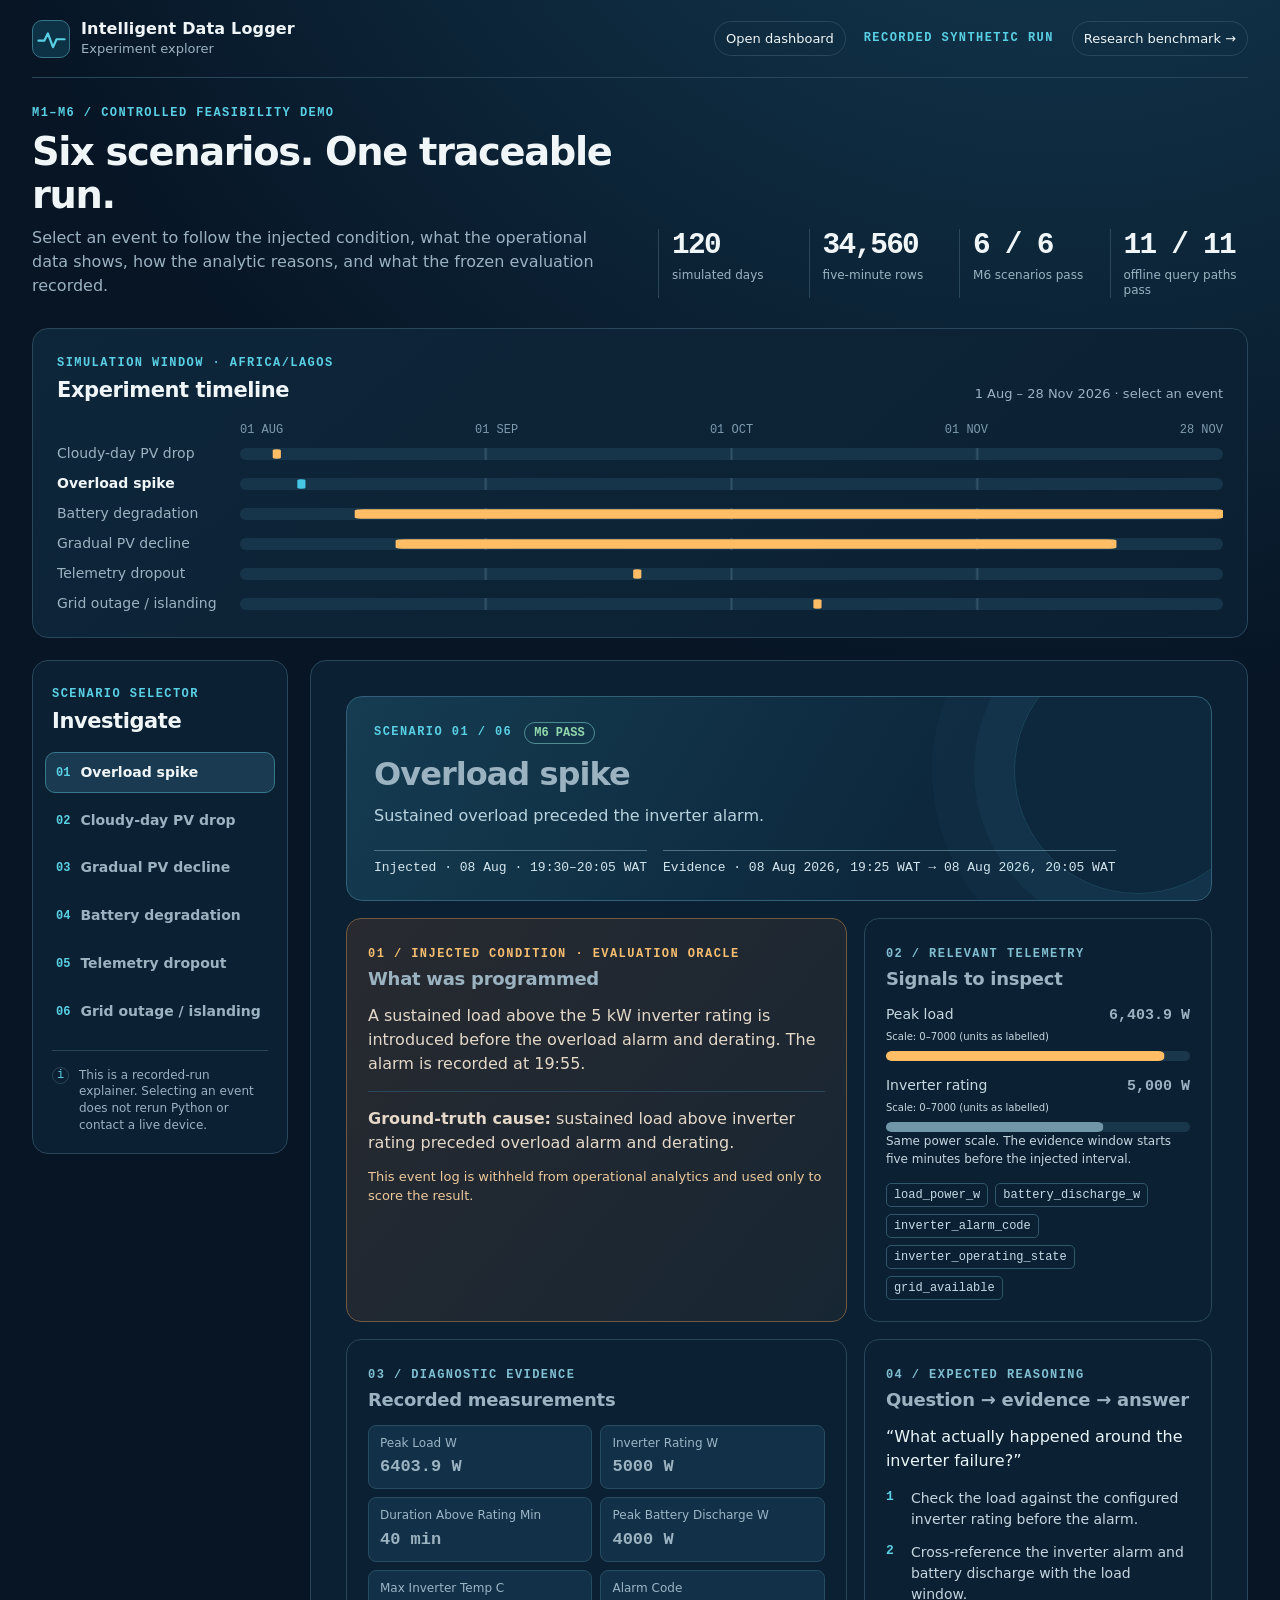
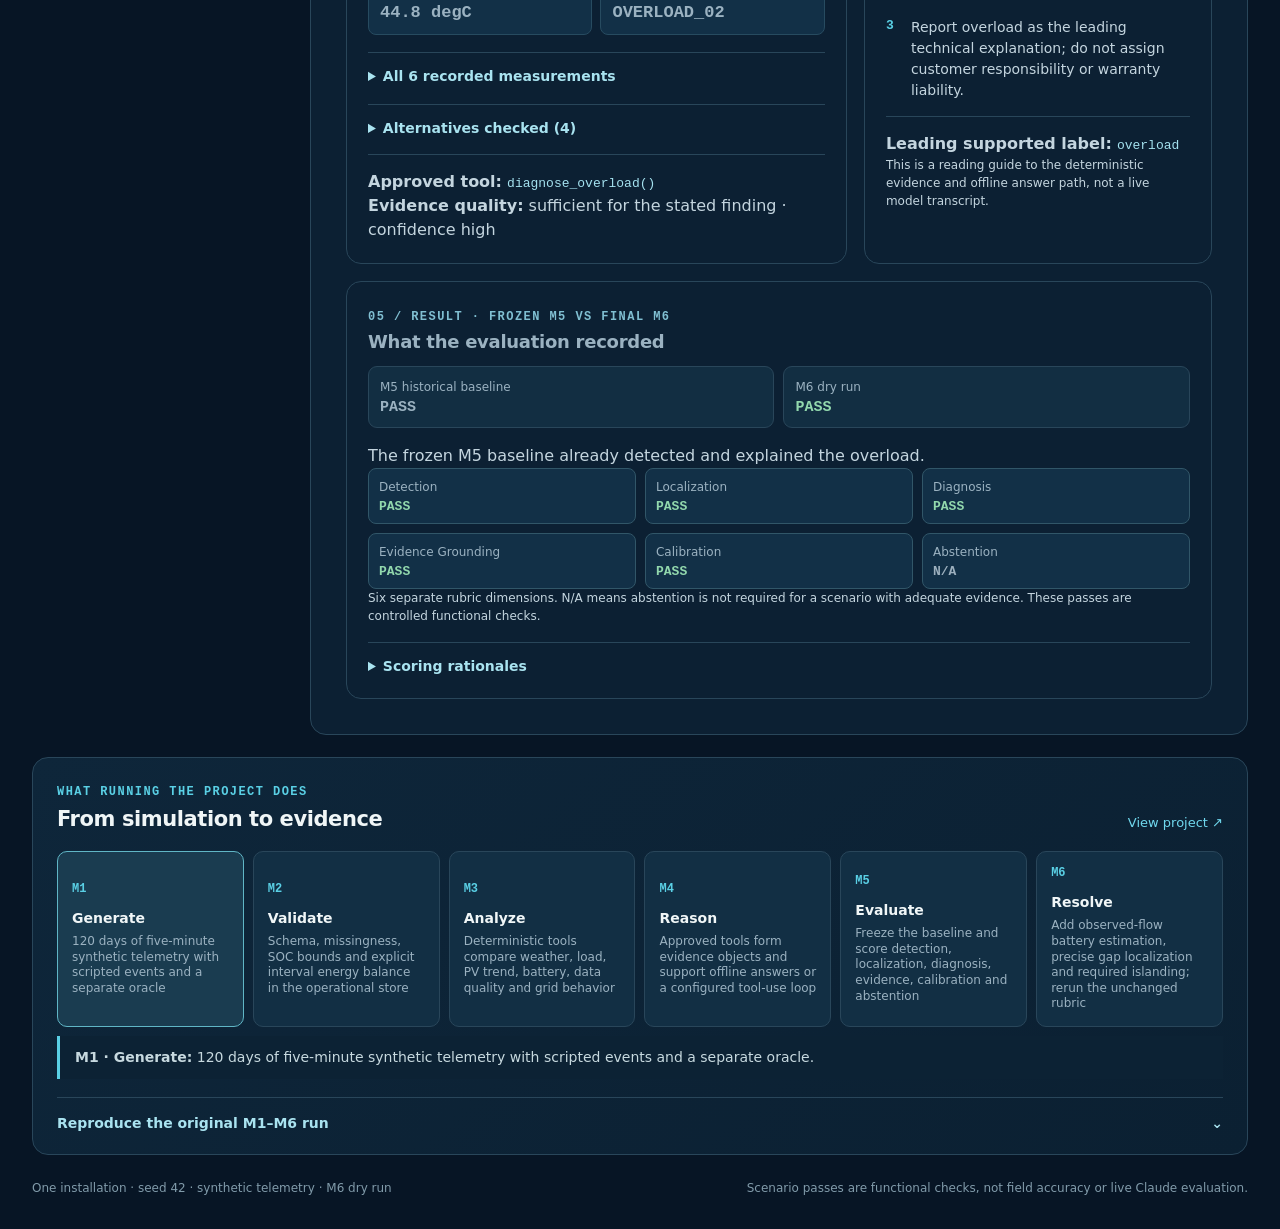
<file: src/interface/static/explorer/index.html>
<!doctype html>
<html lang="en">
<head>
  <meta charset="utf-8">
  <meta name="viewport" content="width=device-width, initial-scale=1">
  <meta name="theme-color" content="#071525">
  <meta name="description" content="An interactive explorer of the six recorded synthetic solar Intelligent Data Logger scenarios and their M1–M6 evidence.">
  <title>Intelligent Data Logger · Experiment Explorer</title>
  <link rel="icon" type="image/svg+xml" href="data:image/svg+xml,%3Csvg xmlns='http://www.w3.org/2000/svg' viewBox='0 0 64 64'%3E%3Crect width='64' height='64' rx='14' fill='%23071525'/%3E%3Cpath d='M7 36h12l7-15 9 25 7-13h15' fill='none' stroke='%2347c5e5' stroke-width='5' stroke-linecap='round' stroke-linejoin='round'/%3E%3C/svg%3E">
  <link rel="stylesheet" href="./styles.css">
  <script src="./app.js" defer></script>
</head>
<body>
<a class="skip-link" href="#detail-content">Skip to scenario evidence</a>
  <div class="app-shell">
    <header class="masthead">
      <div class="brand"><span class="brand-mark" aria-hidden="true"><svg viewBox="0 0 40 40"><path d="M2 23h8l5-10 7 19 5-11h11"/></svg></span><span><strong>Intelligent Data Logger</strong><small>Experiment explorer</small></span></div>
      <div class="masthead-right"><a class="private-badge" href="https://engr-daniel.github.io/intelligent-data-logger-demo/dashboard/">Open dashboard</a><span class="mode">RECORDED SYNTHETIC RUN</span><a class="private-badge" href="./research.html">Research benchmark →</a></div>
    </header>

    <main>
      <section class="overview" aria-label="Experiment snapshot">
        <div class="overview-lead">
          <div class="eyebrow">M1–M6 / CONTROLLED FEASIBILITY DEMO</div>
          <h1>Six scenarios. One traceable run.</h1>
          <p>Select an event to follow the injected condition, what the operational data shows, how the analytic reasons, and what the frozen evaluation recorded.</p>
        </div>
        <div class="stats" aria-label="Recorded run summary">
          <div><strong>120</strong><span>simulated days</span></div>
          <div><strong>34,560</strong><span>five-minute rows</span></div>
          <div><strong>6 / 6</strong><span>M6 scenarios pass</span></div>
          <div><strong>11 / 11</strong><span>offline query paths pass</span></div>
        </div>
      </section>

      <section class="timeline-section" aria-labelledby="timeline-title">
        <div class="section-heading"><div><span class="eyebrow">SIMULATION WINDOW · AFRICA/LAGOS</span><h2 id="timeline-title">Experiment timeline</h2></div><span class="section-note">1 Aug – 28 Nov 2026 · select an event</span></div>
        <div class="timeline-key"><span>01 AUG</span><span>01 SEP</span><span>01 OCT</span><span>01 NOV</span><span>28 NOV</span></div>
        <div id="timeline" class="timeline" aria-label="Injected scenario timeline"></div>
      </section>

      <div class="workspace">
        <aside class="scenario-rail" aria-labelledby="scenario-heading">
          <div class="rail-head"><span class="eyebrow">SCENARIO SELECTOR</span><h2 id="scenario-heading">Investigate</h2></div>
          <div id="scenario-list" class="scenario-list" role="group" aria-label="Select scenario"></div>
          <div class="rail-foot"><span class="mini-icon">i</span><span>This is a recorded-run explainer. Selecting an event does not rerun Python or contact a live device.</span></div>
        </aside>

        <article class="detail" aria-live="polite" aria-atomic="false">
          <div id="detail-content" class="loading">Loading the recorded experiment…</div>
        </article>
      </div>

      <section class="runbook" aria-labelledby="runbook-title">
        <div class="section-heading"><div><span class="eyebrow">WHAT RUNNING THE PROJECT DOES</span><h2 id="runbook-title">From simulation to evidence</h2></div><a class="source-link" href="https://github.com/Engr-Daniel/intelligent-data-logger-demo/tree/research/nasef2026-synthetic-benchmark" target="_blank" rel="noopener noreferrer">View project ↗</a></div>
        <div class="workflow" id="workflow"></div>
        <details class="commands"><summary>Reproduce the original M1–M6 run <span aria-hidden="true">⌄</span></summary><div class="commands-body"><p>From the project checkout, install its development requirements, then run the archived offline experiment and regression suite.</p><pre><code>pip install -r requirements-dev.txt
python scripts/run_experiment.py
python -m pytest -q</code></pre><p>The run writes a new timestamped folder under <code>reports/runs/</code> with validation, M5/M6 scoring, eleven offline answers and provenance. The recorded run shown here is <code>20260921T055826825005Z</code>. No API key is required for the offline path.</p></div></details>
      </section>
      <footer><span>One installation · seed 42 · synthetic telemetry · M6 dry run</span><span>Scenario passes are functional checks, not field accuracy or live Claude evaluation.</span></footer>
    </main>
  </div>
</body>
</html>
</file>
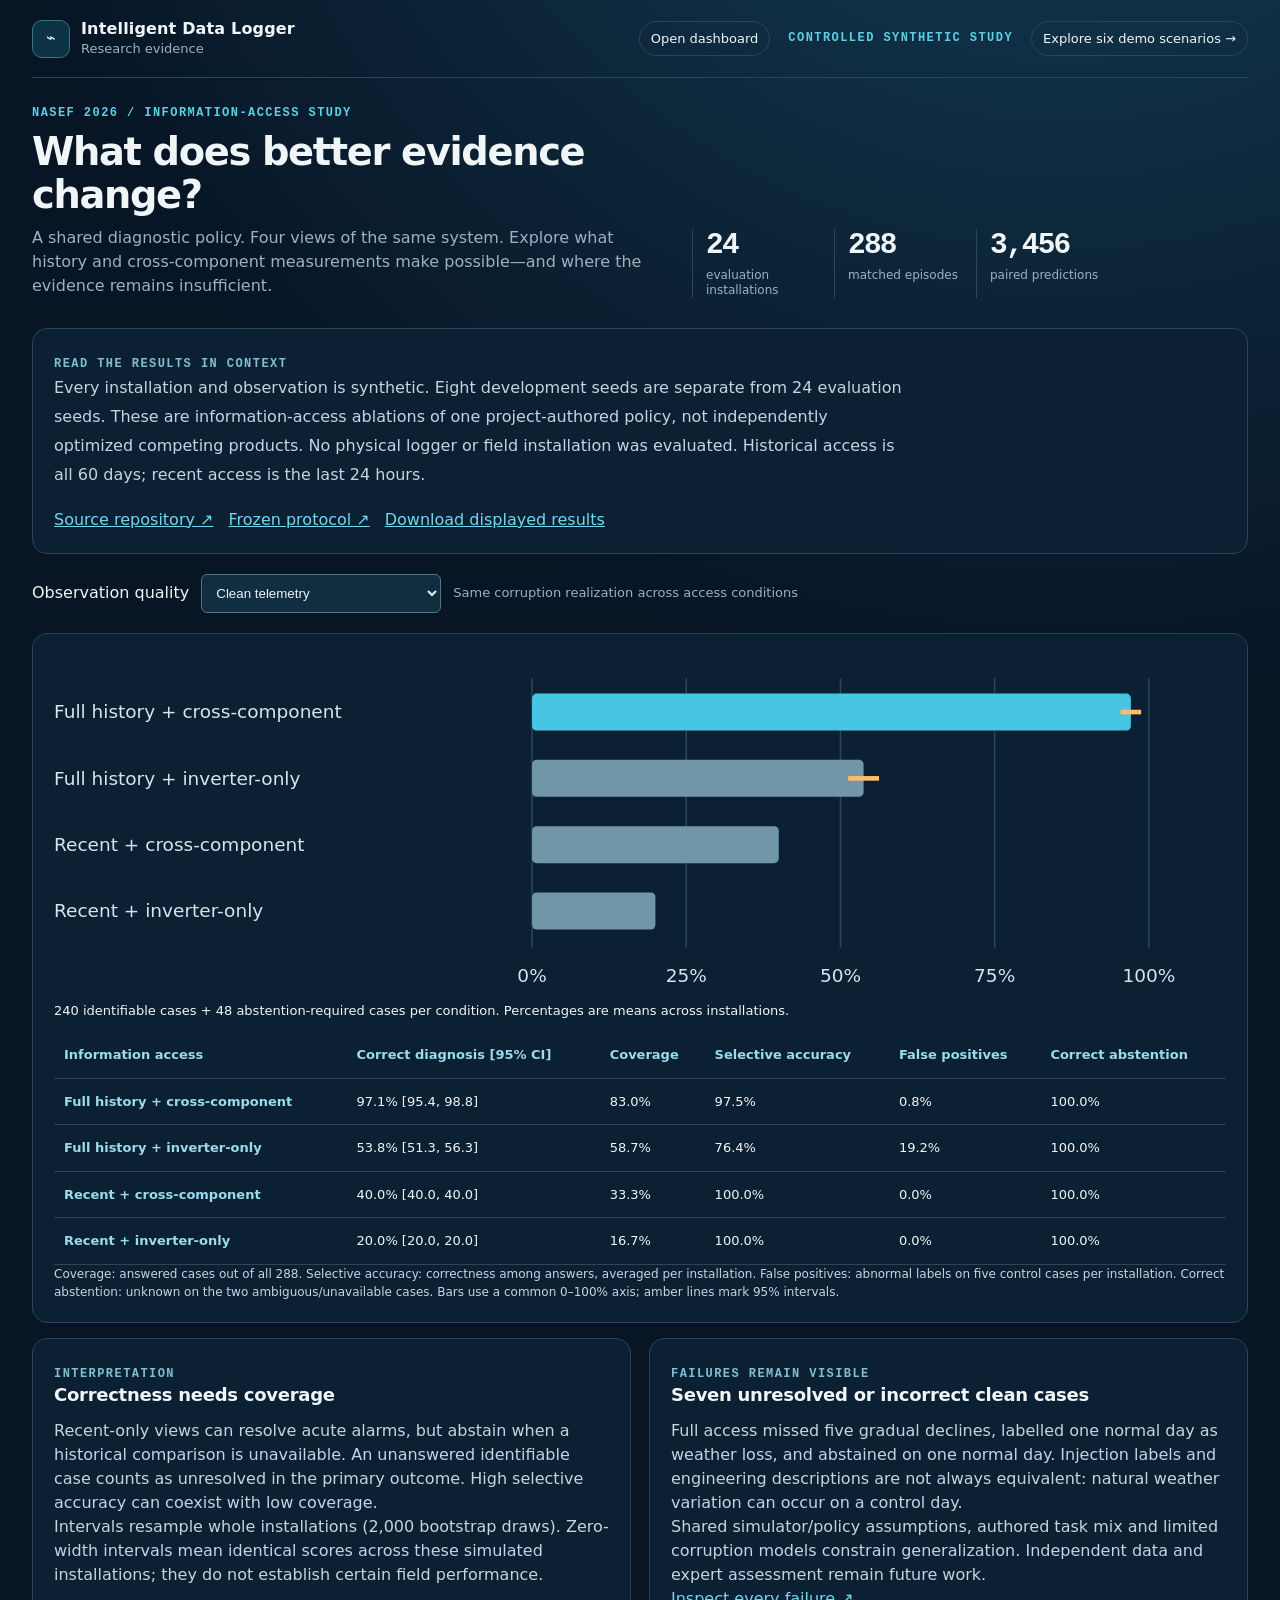
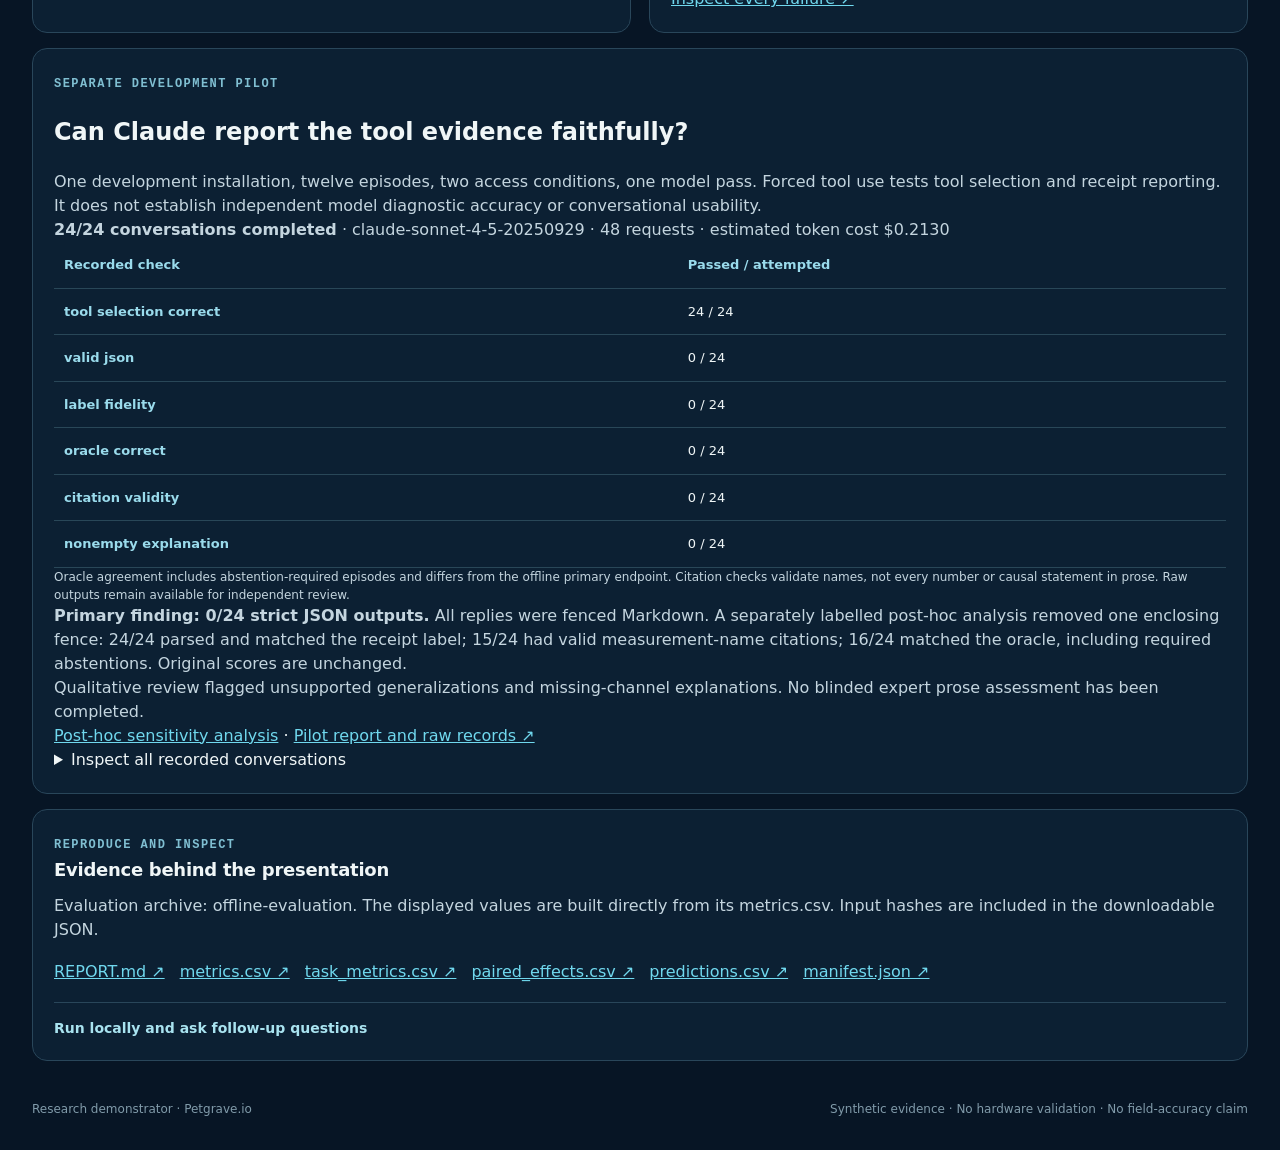
<file: src/interface/static/explorer/research.html>
﻿<!doctype html>
<html lang="en"><head><meta charset="utf-8"><meta name="viewport" content="width=device-width,initial-scale=1"><meta name="description" content="Controlled synthetic evaluation of historical and cross-component evidence for solar diagnostics."><title>Research evidence · Intelligent Data Logger</title><link rel="stylesheet" href="./styles.css"><script src="./research.js" defer></script></head>
<body><a class="skip-link" href="#results">Skip to results</a><div class="app-shell">
<header class="masthead"><div class="brand"><span class="brand-mark" aria-hidden="true">⌁</span><span><strong>Intelligent Data Logger</strong><small>Research evidence</small></span></div><div class="masthead-right"><a class="private-badge" href="https://engr-daniel.github.io/intelligent-data-logger-demo/dashboard/">Open dashboard</a><span class="mode">CONTROLLED SYNTHETIC STUDY</span><a class="private-badge" href="./index.html">Explore six demo scenarios →</a></div></header>
<main><section class="overview"><div class="overview-lead"><div class="eyebrow">NASEF 2026 / INFORMATION-ACCESS STUDY</div><h1>What does better evidence change?</h1><p>A shared diagnostic policy. Four views of the same system. Explore what history and cross-component measurements make possible—and where the evidence remains insufficient.</p></div><div class="stats"><div><strong>24</strong><span>evaluation installations</span></div><div><strong>288</strong><span>matched episodes</span></div><div><strong>3,456</strong><span>paired predictions</span></div></div></section>
<section class="panel"><span class="eyebrow">READ THE RESULTS IN CONTEXT</span><p class="research-intro">Every installation and observation is synthetic. Eight development seeds are separate from 24 evaluation seeds. These are information-access ablations of one project-authored policy, not independently optimized competing products. No physical logger or field installation was evaluated. Historical access is all 60 days; recent access is the last 24 hours.</p><div class="research-links"><a href="https://github.com/Engr-Daniel/intelligent-data-logger-demo/tree/research/nasef2026-synthetic-benchmark">Source repository ↗</a><a href="https://github.com/Engr-Daniel/intelligent-data-logger-demo/blob/research/nasef2026-synthetic-benchmark/docs/RESEARCH_PROTOCOL.md">Frozen protocol ↗</a><a href="./data/research.json">Download displayed results</a></div></section>
<section id="results"><div class="research-controls"><label for="stress">Observation quality</label><select id="stress"><option value="clean">Clean telemetry</option><option value="moderate">Moderate: 3% noise / 1% missing</option><option value="severe">Severe: 8% noise / 5% missing</option></select><span class="section-note">Same corruption realization across access conditions</span></div><div id="research-results" aria-live="polite">Loading verified results…</div></section>
<div class="research-grid spaced"><section class="panel"><span class="eyebrow">INTERPRETATION</span><h3>Correctness needs coverage</h3><p>Recent-only views can resolve acute alarms, but abstain when a historical comparison is unavailable. An unanswered identifiable case counts as unresolved in the primary outcome. High selective accuracy can coexist with low coverage.</p><p>Intervals resample whole installations (2,000 bootstrap draws). Zero-width intervals mean identical scores across these simulated installations; they do not establish certain field performance.</p></section><section class="panel"><span class="eyebrow">FAILURES REMAIN VISIBLE</span><h3>Seven unresolved or incorrect clean cases</h3><p>Full access missed five gradual declines, labelled one normal day as weather loss, and abstained on one normal day. Injection labels and engineering descriptions are not always equivalent: natural weather variation can occur on a control day.</p><p>Shared simulator/policy assumptions, authored task mix and limited corruption models constrain generalization. Independent data and expert assessment remain future work.</p><a id="failures-link" href="#">Inspect every failure ↗</a></section></div>
<section class="panel"><span class="eyebrow">SEPARATE DEVELOPMENT PILOT</span><h2>Can Claude report the tool evidence faithfully?</h2><p>One development installation, twelve episodes, two access conditions, one model pass. Forced tool use tests tool selection and receipt reporting. It does not establish independent model diagnostic accuracy or conversational usability.</p><div id="live-results">Loading pilot status…</div></section>
<section class="panel spaced"><span class="eyebrow">REPRODUCE AND INSPECT</span><h3>Evidence behind the presentation</h3><p id="provenance"></p><div class="research-links" id="archive-links"></div><details class="commands"><summary>Run locally and ask follow-up questions</summary><pre><code>pip install -r requirements-dev.txt
python scripts/serve_dashboard.py
# Open http://127.0.0.1:8501</code></pre><p>The public site presents archived results. The local dashboard offers offline questions and optional paid Claude conversation. Keep API credentials in your local .env file; this public site never requests a key.</p></details></section>
<footer><span>Research demonstrator · Petgrave.io</span><span>Synthetic evidence · No hardware validation · No field-accuracy claim</span></footer>
</main></div></body></html>
</file>
<file: src/interface/static/explorer/styles.css>
:root{color-scheme:dark;--bg:#071525;--panel:#0c2033;--panel2:#102b40;--stroke:#29465a;--text:#f0f6f7;--muted:#9bb2c1;--cyan:#5ad0e5;--amber:#f5bd6f;--green:#92d8ad;--red:#ee9b90;--mono:ui-monospace,SFMono-Regular,Consolas,Liberation Mono,monospace;--sans:Inter,ui-sans-serif,system-ui,-apple-system,BlinkMacSystemFont,"Segoe UI",sans-serif}
*{box-sizing:border-box}html{scroll-behavior:smooth}body{margin:0;background:radial-gradient(circle at 83% -15%,#16415a 0,transparent 33%),var(--bg);color:var(--text);font:16px/1.5 var(--sans)}button{font:inherit}a{color:var(--cyan)}.app-shell{max-width:1560px;margin:auto;padding:0 32px}.masthead{height:78px;display:flex;align-items:center;justify-content:space-between;border-bottom:1px solid var(--stroke);gap:20px}.brand{display:flex;align-items:center;gap:11px;line-height:1.15}.brand strong{display:block;font-size:16px;letter-spacing:.01em}.brand small{display:block;color:var(--muted);font-size:13px;margin-top:4px}.brand-mark{width:38px;height:38px;border:1px solid #397487;background:#0e3245;border-radius:10px;display:grid;place-items:center}.brand-mark svg{width:29px;fill:none;stroke:var(--cyan);stroke-width:3;stroke-linecap:round;stroke-linejoin:round}.masthead-right{display:flex;gap:18px;align-items:center}.mode,.eyebrow{font:700 12px/1.2 var(--mono);letter-spacing:.12em;color:var(--cyan)}.private-badge{font-size:13px;color:var(--muted);border:1px solid var(--stroke);border-radius:99px;padding:7px 11px;white-space:nowrap}.private-badge span{color:var(--green);font-size:10px;margin-right:6px}.overview{display:flex;align-items:end;justify-content:space-between;gap:32px;padding:28px 0 30px}.overview-lead{max-width:650px}.overview h1{font-size:clamp(27px,3vw,42px);line-height:1.12;letter-spacing:-.035em;margin:10px 0}.overview p{color:var(--muted);margin:0;max-width:620px}.stats{display:grid;grid-template-columns:repeat(4,minmax(92px,1fr));gap:12px;min-width:min(100%,530px)}.stats>div{border-left:1px solid var(--stroke);padding-left:13px}.stats strong{display:block;font:700 clamp(22px,2.3vw,33px)/1.1 var(--mono);letter-spacing:-.06em}.stats span{display:block;color:var(--muted);font-size:12px;margin-top:7px;line-height:1.25}.timeline-section,.runbook{background:linear-gradient(140deg,#0e263a,#0b2032);border:1px solid var(--stroke);border-radius:16px;padding:20px 24px}.section-heading{display:flex;align-items:end;justify-content:space-between;gap:16px}.section-heading h2,.rail-head h2{margin:5px 0 0;font-size:21px;letter-spacing:-.02em;line-height:1.2}.section-note{color:var(--muted);font-size:13px}.timeline-key{display:flex;justify-content:space-between;margin:19px 0 4px;padding-left:183px;color:#7e9aad;font:11px var(--mono)}.timeline{display:grid;gap:4px}.timeline-row{display:grid;grid-template-columns:172px 1fr;align-items:center;gap:11px;min-height:22px;background:none;border:0;color:var(--muted);padding:0;text-align:left;cursor:pointer}.timeline-row:hover,.timeline-row:focus-visible{color:var(--text)}.timeline-row:focus-visible,.scenario-button:focus-visible,.workflow-step:focus-visible,summary:focus-visible{outline:2px solid var(--cyan);outline-offset:2px}.timeline-label{font-size:12px;white-space:nowrap;overflow:hidden;text-overflow:ellipsis}.track{position:relative;height:12px;border-radius:99px;background:#17354a;background-image:linear-gradient(90deg,transparent 24.8%,#31536a 25%,transparent 25.2%,transparent 49.8%,#31536a 50%,transparent 50.2%,transparent 74.8%,#31536a 75%,transparent 75.2%)}.event-bar{position:absolute;height:9px;top:1.5px;min-width:9px;border-radius:99px;background:var(--amber);box-shadow:0 0 0 2px #0b2032}.timeline-row.selected .event-bar{background:var(--cyan);box-shadow:0 0 0 2px #0b2032,0 0 0 4px #5ad0e599}.timeline-row.selected .timeline-label{color:var(--text);font-weight:700}.workspace{display:grid;grid-template-columns:256px minmax(0,1fr);gap:22px;margin-top:22px}.scenario-rail{align-self:start;position:sticky;top:18px;background:#0b2032;border:1px solid var(--stroke);border-radius:16px;padding:19px}.scenario-list{display:grid;gap:7px;margin:18px -7px}.scenario-button{display:flex;gap:10px;align-items:center;text-align:left;width:100%;border:1px solid transparent;border-radius:10px;background:transparent;color:var(--muted);padding:11px 10px;cursor:pointer;line-height:1.2}.scenario-button:hover{background:#153246;color:var(--text)}.scenario-button.selected{background:#193a50;border-color:#37788a;color:var(--text)}.number{font:700 12px var(--mono);color:var(--cyan);align-self:flex-start;margin-top:2px}.scenario-button span:last-child{font-size:14px;font-weight:600}.rail-foot{border-top:1px solid var(--stroke);padding-top:16px;display:flex;gap:10px;color:var(--muted);font-size:12px;line-height:1.4}.mini-icon{width:17px;height:17px;flex:none;text-align:center;border:1px solid var(--stroke);border-radius:50%;font:12px var(--mono);color:var(--cyan)}.detail{min-width:0}.loading,.error{padding:35px;background:var(--panel);border:1px solid var(--stroke);border-radius:16px;color:var(--muted)}.detail-header{background:linear-gradient(120deg,#153c51 0,#0d283d 65%);border:1px solid #316078;border-radius:16px;padding:25px 27px;position:relative;overflow:hidden}.detail-header:after{content:"";position:absolute;right:-50px;top:-50px;width:245px;height:245px;border:1px solid #5ad0e52a;border-radius:50%;box-shadow:0 0 0 40px #5ad0e50b,0 0 0 82px #5ad0e506;pointer-events:none}.detail-topline{display:flex;gap:12px;align-items:center;flex-wrap:wrap}.pill{border:1px solid #4d8c90;border-radius:99px;padding:3px 9px;color:var(--green);font:700 12px var(--mono)}.detail h2{font-size:clamp(25px,2.5vw,34px);letter-spacing:-.03em;line-height:1.15;margin:12px 0}.detail-header p{max-width:760px;margin:0;color:#b9d4df}.detail-window{display:flex;gap:16px;flex-wrap:wrap;margin-top:22px;color:#d5e6ed;font:13px var(--mono)}.detail-window span{border-top:1px solid #4c7181;padding-top:9px}.detail-grid{display:grid;grid-template-columns:minmax(0,1.18fr) minmax(290px,.82fr);gap:17px;margin-top:17px}.panel{background:var(--panel);border:1px solid var(--stroke);border-radius:15px;padding:21px;min-width:0}.panel h3{font-size:18px;line-height:1.2;margin:4px 0 14px;letter-spacing:-.015em}.panel h4{font-size:14px;margin:18px 0 8px;color:#c9dbe4}.panel p{margin:0;color:#c4d5df}.panel .eyebrow{color:#80bfd2}.oracle{border-color:#725a3e;background:linear-gradient(130deg,#282a30,#172633)}.oracle .eyebrow{color:var(--amber)}.oracle p{color:#e5d8c8}.truth-fields{display:flex;gap:6px;flex-wrap:wrap;margin-top:14px}.truth-fields span{font:12px var(--mono);padding:5px 7px;border:1px solid #73583a;color:#f1c986;border-radius:5px}.metric-list{display:grid;gap:14px}.metric-row .metric-head{display:flex;justify-content:space-between;gap:8px;align-items:baseline;font-size:14px}.metric-row strong{font:700 15px var(--mono);white-space:nowrap}.metric-row span{color:#c5d8df}.meter{height:10px;background:#19374a;border-radius:99px;margin-top:7px;overflow:hidden}.meter-fill{height:100%;background:var(--cyan);border-radius:99px}.metric-row.secondary .meter-fill{background:#6d90a4}.metric-row.amber .meter-fill{background:var(--amber)}.metric-caption{font-size:12px;color:var(--muted);margin-top:11px}.signal-tags{display:flex;gap:7px;flex-wrap:wrap;margin:15px 0 0}.signal-tags span{border:1px solid #2f5669;border-radius:5px;color:#c4dce6;padding:4px 7px;font:12px var(--mono)}.finding{font-size:16px;color:#e8f5f7!important}.reasoning-list{margin:0;padding:0;list-style:none;display:grid;gap:12px}.reasoning-list li{padding-left:25px;position:relative;color:#c4d5df;font-size:14px}.reasoning-list li:before{content:counter(item);counter-increment:item;position:absolute;left:0;top:1px;color:var(--cyan);font:700 13px var(--mono)}.reasoning-list{counter-reset:item}.receipt{border-top:1px solid var(--stroke);padding-top:15px;margin-top:15px}.receipt code,code{font:13px var(--mono);color:#a4e1ef;overflow-wrap:anywhere}.measurement-grid{display:grid;grid-template-columns:repeat(2,minmax(0,1fr));gap:8px}.measurement{background:#123047;border:1px solid #274b60;border-radius:8px;padding:10px 11px;min-width:0}.measurement .label{display:block;color:#9bb5c5;font-size:12px;line-height:1.3;overflow-wrap:anywhere}.measurement .value{display:block;font:700 17px/1.3 var(--mono);margin-top:5px;overflow-wrap:anywhere}.measurement .value.long{font-size:12px;font-weight:500}.wide{grid-column:1/-1}.result-grid{display:grid;grid-template-columns:repeat(3,minmax(0,1fr));gap:9px}.dimension{border:1px solid #315668;border-radius:8px;padding:9px 10px;background:#123047}.dimension span{display:block;font-size:12px;color:var(--muted)}.dimension strong{display:block;font:700 13px var(--mono);margin-top:3px;color:var(--green)}.dimension.na strong{color:#9db0be}.comparison{display:grid;grid-template-columns:1fr 1fr;gap:9px;margin-bottom:16px}.comparison>div{padding:11px;border:1px solid var(--stroke);border-radius:9px;background:#122e42}.comparison span{display:block;color:var(--muted);font-size:12px}.comparison strong{display:block;margin-top:3px;font:700 15px var(--mono)}.comparison .m5-gap strong{color:var(--amber)}.comparison .m6-pass strong{color:var(--green)}.detail details{border-top:1px solid var(--stroke);margin-top:17px;padding-top:13px}.detail summary,.commands summary{cursor:pointer;color:#a9e3f0;font-size:14px;font-weight:600}.detail details p,.detail details li{font-size:13px;color:var(--muted)}.detail details ul{margin:10px 0 0;padding-left:18px}.detail details li+li{margin-top:8px}.caution{font-size:13px!important;color:#edc99b!important;margin-top:12px!important}.runbook{margin-top:22px}.source-link{font-size:13px;text-decoration:none}.workflow{display:grid;grid-template-columns:repeat(6,minmax(0,1fr));gap:9px;margin-top:19px}.workflow-step{border:1px solid var(--stroke);border-radius:10px;padding:14px;background:#122f44;text-align:left;color:var(--text);min-height:124px;cursor:pointer}.workflow-step:hover,.workflow-step.active{border-color:#60b6c6;background:#1a3c50}.workflow-step span{display:block;color:var(--cyan);font:700 12px var(--mono)}.workflow-step strong{display:block;margin-top:12px;font-size:14px}.workflow-step small{display:block;margin-top:5px;color:var(--muted);font-size:12px;line-height:1.3}.workflow-note{grid-column:1/-1;color:#c7d9df;background:#0c2234;border-left:3px solid var(--cyan);padding:11px 15px;font-size:14px}.commands{margin-top:18px;border-top:1px solid var(--stroke);padding-top:15px}.commands summary{list-style:none}.commands summary::-webkit-details-marker{display:none}.commands summary span{float:right}.commands-body{max-width:850px;color:var(--muted);font-size:14px}.commands-body pre{background:#061521;border:1px solid #244356;border-radius:9px;padding:15px;overflow:auto}.commands-body pre code{white-space:pre}footer{display:flex;justify-content:space-between;gap:15px;padding:24px 0 32px;font-size:12px;color:#819baa}footer span:last-child{text-align:right}
@media(max-width:1100px){.overview{align-items:start;flex-direction:column}.stats{width:100%;max-width:720px}.detail-grid{grid-template-columns:1fr 1fr}.workflow{grid-template-columns:repeat(3,1fr)}}@media(max-width:800px){.app-shell{padding:0 17px}.masthead{height:68px}.mode{display:none}.overview{padding:25px 0}.stats{grid-template-columns:repeat(2,1fr)}.workspace{display:block}.scenario-rail{position:static;margin-bottom:16px}.scenario-list{display:flex;overflow-x:auto;scroll-snap-type:x mandatory;margin:15px -3px;padding-bottom:5px}.scenario-button{min-width:170px;scroll-snap-align:start}.rail-foot{display:none}.detail-grid{grid-template-columns:1fr}.timeline-section,.runbook{padding:17px}.timeline-key{padding-left:92px;font-size:9px}.timeline-row{grid-template-columns:82px 1fr;gap:10px}.timeline-label{font-size:11px}.section-note{display:none}.workflow{grid-template-columns:repeat(2,1fr)}footer{display:block}footer span{display:block;text-align:left!important;margin-bottom:7px}}@media(max-width:460px){.private-badge{font-size:12px;padding:5px 8px}.brand strong{font-size:14px}.brand small{font-size:12px}.detail-header{padding:21px}.panel{padding:18px}.measurement-grid{grid-template-columns:1fr}.result-grid{grid-template-columns:repeat(2,1fr)}.workflow-step{min-height:110px}.stats strong{font-size:24px}}
@media(prefers-reduced-motion:reduce){html{scroll-behavior:auto}}

.masthead-right a.private-badge{color:var(--text);text-decoration:none}
.masthead-right a.private-badge:hover{border-color:var(--cyan);color:var(--cyan)}
.masthead-right a.private-badge:focus-visible{outline:2px solid var(--cyan);outline-offset:2px}
.timeline-label{font-size:14px}.timeline-key{font-size:12px}.timeline-row{min-height:26px}
@media(max-width:800px){.timeline-row{grid-template-columns:120px 1fr}.timeline-label{font-size:14px}.timeline-key{padding-left:130px;font-size:12px}}

.skip-link{position:absolute;left:12px;top:-100px;padding:12px;background:#fff;color:#071525;z-index:10}.skip-link:focus{top:12px}
a:focus-visible,button:focus-visible,select:focus-visible{outline:3px solid #ffbd66;outline-offset:4px}
.event-svg{position:absolute;inset:0;width:100%;height:100%;fill:#ffbd66}.selected .event-svg{fill:#47c5e5}
.meter svg{display:block;width:100%;height:100%;fill:#47c5e5}.amber .meter svg{fill:#ffbd66}.secondary .meter svg{fill:#7196a8}
.scale-label{font-size:10px;color:#a8c3d0;display:block;margin:4px 0}.spaced{margin-top:15px;margin-bottom:15px}
.trace-panel{margin-top:18px}.trace-panel svg{width:100%;display:block}.trace-panel svg text{fill:#c4d8e2;font-size:11px}.trace-panel h4{margin:20px 0 0}
.research-controls{display:flex;align-items:center;gap:12px;flex-wrap:wrap;margin:20px 0}.research-controls select{background:#102e40;color:#e9f3f8;border:1px solid #527487;border-radius:6px;padding:10px}
.research-grid{display:grid;grid-template-columns:1fr 1fr;gap:18px}.research-table{overflow:auto}table{width:100%;border-collapse:collapse;font-size:13px}th,td{padding:13px 10px;text-align:left;border-bottom:1px solid #294758}th{color:#9adbec}caption{text-align:left;margin-bottom:12px}td{white-space:nowrap}.research-table th:first-child,.research-table td:first-child{white-space:normal;min-width:180px}.research-bar{width:100%;height:auto} .research-bar text{fill:#d4e5ec;font-size:12px}.research-links{display:flex;gap:15px;flex-wrap:wrap;margin-top:18px}.research-grid .panel{min-width:0}a{color:#70d8ee}.live-record{border-top:1px solid #294758;padding:14px 0}.live-record pre{white-space:pre-wrap;overflow-wrap:anywhere;font-size:12px}.research-intro{max-width:850px;line-height:1.8}.research-grid h3{margin-top:0}
@media(max-width:800px){.research-grid{grid-template-columns:1fr}.masthead-right{flex-wrap:wrap;justify-content:flex-end}.research-table{max-width:100%}}
@media(max-width:480px){.masthead{flex-direction:column;align-items:flex-start;gap:14px}.masthead-right{justify-content:flex-start;max-width:100%}.private-badge{white-space:normal}.research-controls select{max-width:100%}.panel p,#provenance{overflow-wrap:anywhere}}
</file>
